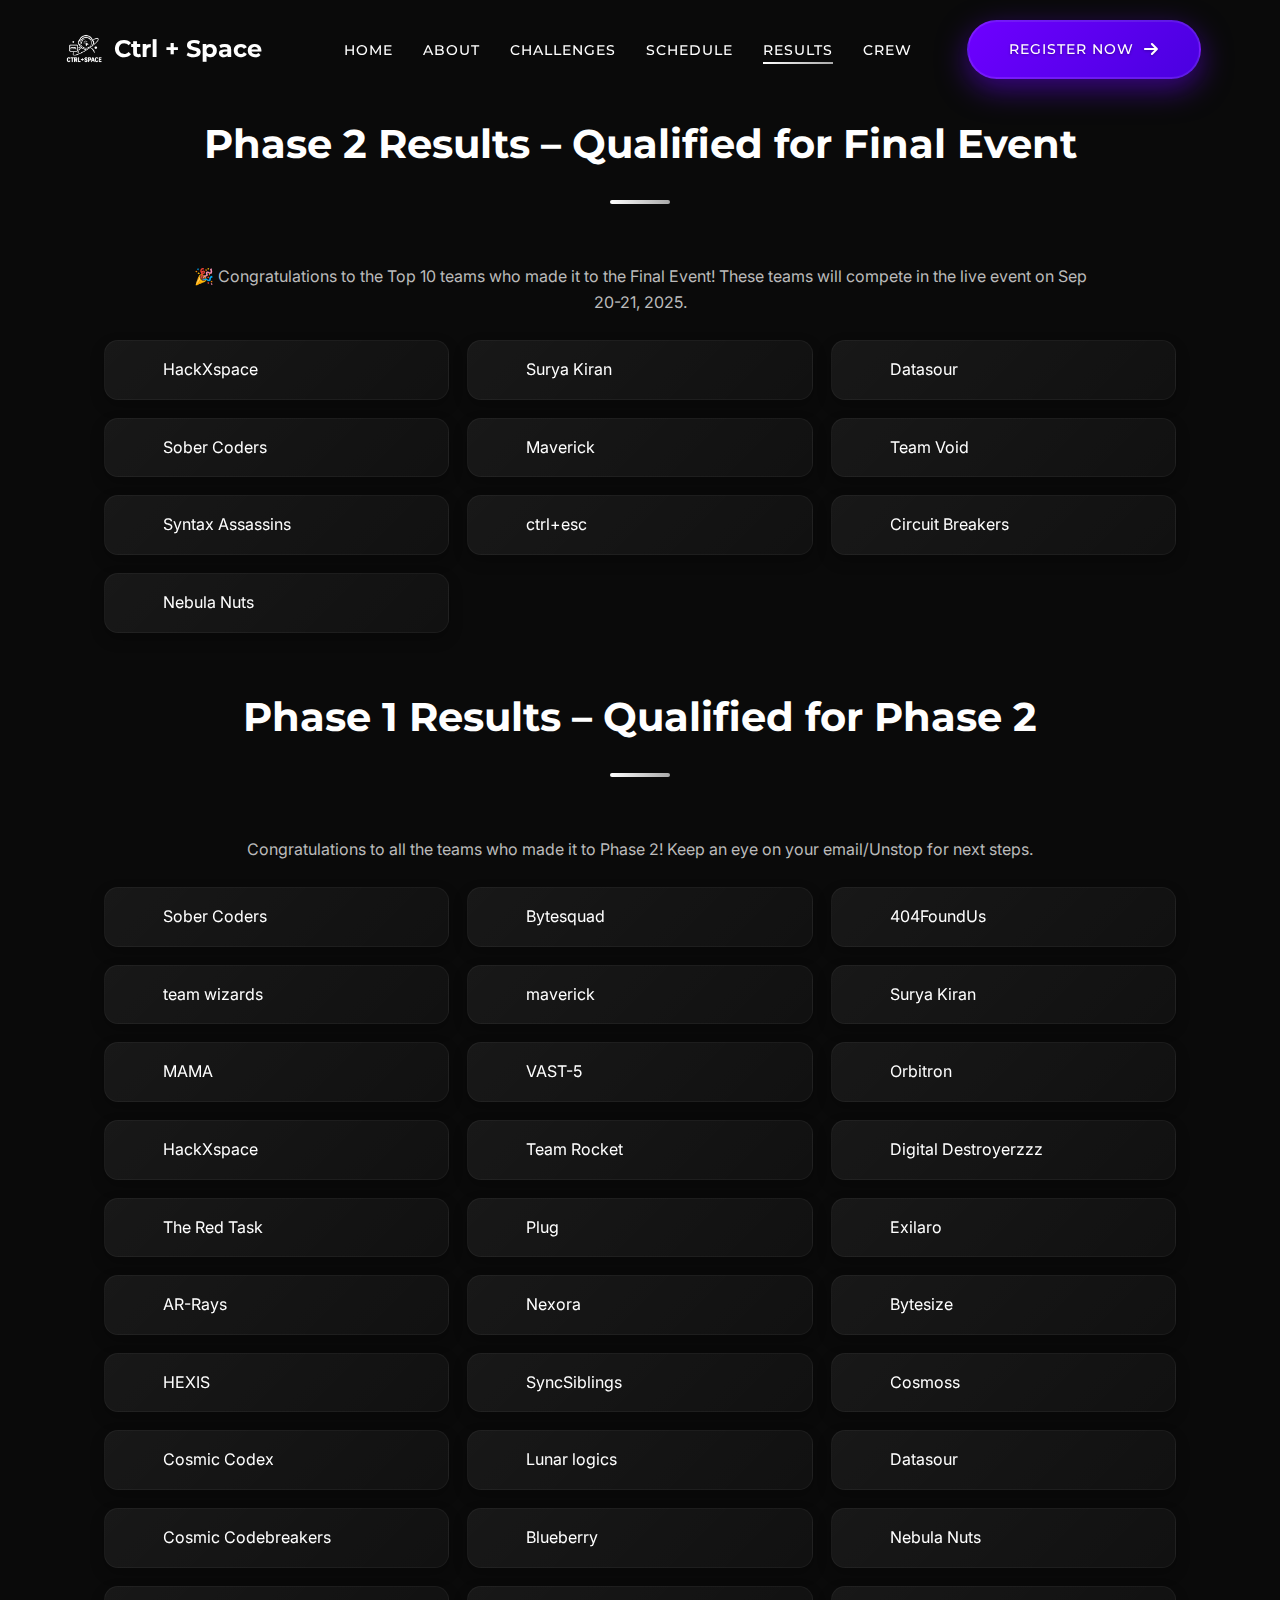
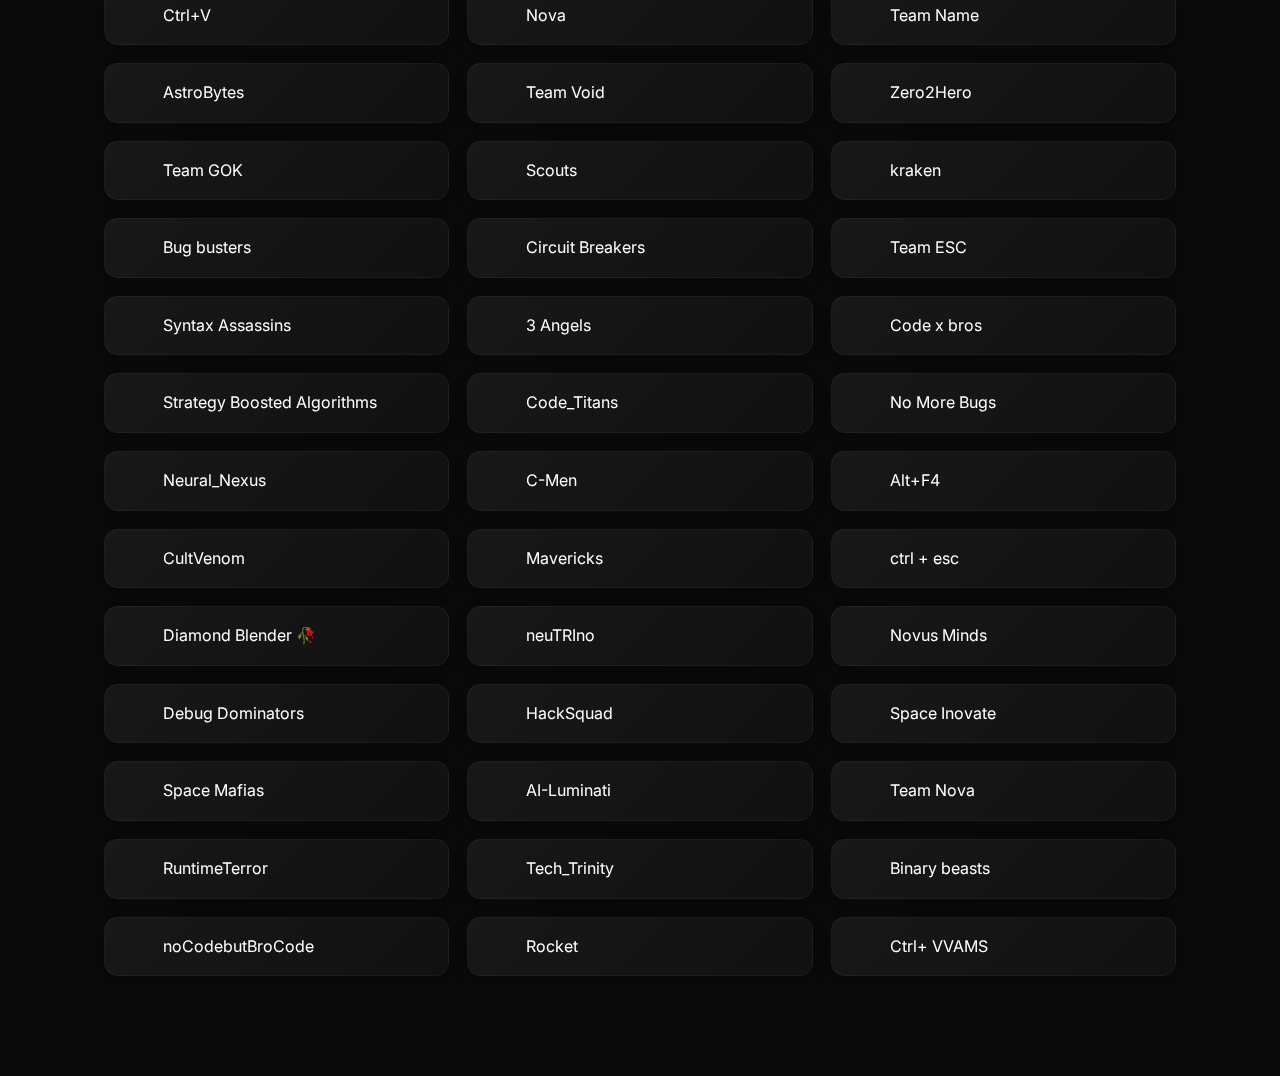
<file: results.html>
<!DOCTYPE html>
<html lang="en">
    <head>
        <meta charset="UTF-8">
        <meta name="viewport" content="width=device-width, initial-scale=1.0">
        <title>Hackathon Results • Ctrl + Space Hackathon</title>
        <link rel="icon" type="image/png" href="images/ctrl+space_new.png">
        <link rel="stylesheet" href="css/style.css">
        <link rel="stylesheet" href="https://cdnjs.cloudflare.com/ajax/libs/font-awesome/6.4.0/css/all.min.css">
        <link href="https://fonts.googleapis.com/css2?family=Montserrat:wght@300;400;500;600;700;800;900&family=Inter:wght@300;400;500;600;700&display=swap" rel="stylesheet">
    </head>
<body>
    <header>
        <nav>
            <div class="logo">
                <img src="images/ctrl+space_new.png" alt="Ctrl + Space Hackathon Logo">
                <span>Ctrl + Space</span>
            </div>
            <div class="nav-toggle">
                <div class="bar"></div>
                <div class="bar"></div>
                <div class="bar"></div>
            </div>
            <ul class="nav-links">
                <li><a href="index.html#home">Home</a></li>
                <li><a href="index.html#about">About</a></li>
                <li><a href="index.html#challenges">Challenges</a></li>
                <li><a href="index.html#schedule">Schedule</a></li>
                <li><a href="results.html" class="active">Results</a></li>
                <li><a href="index.html#crew">Crew</a></li>
                <li>
                    <a href="https://unstop.com/hackathons/ctrlspace-newton-school-of-technology-adypu-pune-1533848" target="_blank" class="register-btn">
                        <span>Register Now</span>
                        <i class="fas fa-arrow-right"></i>
                    </a>
                </li>
            </ul>
        </nav>
    </header>

    <main>
        <section class="results" style="padding-top: 120px;">
            <div class="container" style="flex-direction: column; align-items: stretch;">
                <!-- Phase 2 Results Section -->
                <div class="section-header">
                    <h2>Phase 2 Results – Qualified for Final Event</h2>
                    <div class="underline"></div>
                </div>
                <p class="results-note">🎉 Congratulations to the Top 10 teams who made it to the Final Event! These teams will compete in the live event on Sep 20-21, 2025.</p>
                <ul class="results-list">
                    <li>HackXspace</li>
                    <li>Surya Kiran</li>
                    <li>Datasour</li>
                    <li>Sober Coders</li>
                    <li>Maverick</li>
                    <li>Team Void</li>
                    <li>Syntax Assassins</li>
                    <li>ctrl+esc</li>
                    <li>Circuit Breakers</li>
                    <li>Nebula Nuts</li>
                </ul>
                
                <!-- Phase 1 Results Section -->
                <div class="section-header" style="margin-top: 60px;">
                    <h2>Phase 1 Results – Qualified for Phase 2</h2>
                    <div class="underline"></div>
                </div>
                <p class="results-note">Congratulations to all the teams who made it to Phase 2! Keep an eye on your email/Unstop for next steps.</p>
                <ul class="results-list">
                    <li>Sober Coders</li>
                    <li>Bytesquad</li>
                    <li>404FoundUs</li>
                    <li>team wizards</li>
                    <li>maverick</li>
                    <li>Surya Kiran</li>
                    <li>MAMA</li>
                    <li>VAST-5</li>
                    <li>Orbitron</li>
                    <li>HackXspace</li>
                    <li>Team Rocket</li>
                    <li>Digital Destroyerzzz</li>
                    <li>The Red Task</li>
                    <li>Plug</li>
                    <li>Exilaro</li>
                    <li>AR-Rays</li>
                    <li>Nexora</li>
                    <li>Bytesize</li>
                    <li>HEXIS</li>
                    <li>SyncSiblings</li>
                    <li>Cosmoss</li>
                    <li>Cosmic Codex</li>
                    <li>Lunar logics</li>
                    <li>Datasour</li>
                    <li>Cosmic Codebreakers</li>
                    <li>Blueberry</li>
                    <li>Nebula Nuts</li>
                    <li>Ctrl+V</li>
                    <li>Nova</li>
                    <li>Team Name</li>
                    <li>AstroBytes</li>
                    <li>Team Void</li>
                    <li>Zero2Hero</li>
                    <li>Team GOK</li>
                    <li>Scouts</li>
                    <li>kraken</li>
                    <li>Bug busters</li>
                    <li>Circuit Breakers</li>
                    <li>Team ESC</li>
                    <li>Syntax Assassins</li>
                    <li>3 Angels</li>
                    <li>Code x bros</li>
                    <li>Strategy Boosted Algorithms</li>
                    <li>Code_Titans</li>
                    <li>No More Bugs</li>
                    <li>Neural_Nexus</li>
                    <li>C-Men</li>
                    <li>Alt+F4</li>
                    <li>CultVenom</li>
                    <li>Mavericks</li>
                    <li>ctrl + esc</li>
                    <li>Diamond Blender 🥀</li>
                    <li>neuTRIno</li>
                    <li>Novus Minds</li>
                    <li>Debug Dominators</li>
                    <li>HackSquad</li>
                    <li>Space Inovate</li>
                    <li>Space Mafias</li>
                    <li>AI-Luminati</li>
                    <li>Team Nova</li>
                    <li>RuntimeTerror</li>
                    <li>Tech_Trinity</li>
                    <li>Binary beasts</li>
                    <li>noCodebutBroCode</li>
                    <li>Rocket</li>
                    <li>Ctrl+ VVAMS</li>

                </ul>
            </div>
        </section>
    </main>

    <script src="js/main.js"></script>
</body>
</html>
</file>
<file: css/style.css>
/* ===== GLOBAL STYLES ===== */
:root {
    --primary-color: #FFFFFF;
    --secondary-color: #AAAAAA;
    --accent-color: #DDDDDD;
    --dark-bg: #000000;
    --darker-bg: #0A0A0A;
    --light-text: #FFFFFF;
    --gray-text: #BBBBBB;
    --card-bg: rgba(20, 20, 20, 0.7);
    --glass-bg: rgba(30, 30, 30, 0.3);
    --glass-border: rgba(255, 255, 255, 0.042);
    --font-primary: 'Montserrat', sans-serif;
    --font-secondary: 'Inter', sans-serif;
    --transition-slow: 0.5s ease;
    --transition-medium: 0.3s ease;
    --transition-fast: 0.2s ease;
    --glow-shadow: 0 0 10px rgba(255, 255, 255, 0.5), 0 0 20px rgba(255, 255, 255, 0.3);
    
    /* Problem Statement Colors */
    --accent-blue: #4C9EFF;
    --accent-purple: #8B5CF6;
    --accent-green: #10B981;
    --problem-bg: rgba(15, 15, 25, 0.8);
    --problem-border: rgba(76, 158, 255, 0.3);
    --tag-bg: rgba(76, 158, 255, 0.15);
    --tag-text: var(--accent-blue);
}

* {
    margin: 0;
    padding: 0;
    box-sizing: border-box;
}

html {
    scroll-behavior: smooth;
    font-size: 16px;
}

body {
    font-family: var(--font-secondary);
    background-color: var(--dark-bg);
    color: var(--light-text);
    line-height: 1.6;
    overflow-x: hidden;
    position: relative;
}

.container {
    width: 90%;
    max-width: 1200px;
    margin: 0 auto;
    padding: 0 20px;
    position: relative;
    display: flex;
    align-items: center;
}

/* ===== LOADING SCREEN ===== */
.loading-screen {
    position: fixed;
    top: 0;
    left: 0;
    width: 100%;
    height: 100vh;
    background-color: var(--dark-bg);
    display: flex;
    flex-direction: column;
    justify-content: center;
    align-items: center;
    z-index: 9999;
    overflow: hidden;
}

.loading-screen::before {
    content: '';
    position: absolute;
    top: 0;
    left: 0;
    width: 100%;
    height: 100%;
    background: transparent url('../images/stars.svg') repeat top center;
    animation: move-stars 200s linear infinite;
    opacity: 0.8;
    z-index: -1;
}

.loading-screen::after {
    content: '';
    position: absolute;
    top: 0;
    left: 0;
    width: 100%;
    height: 100%;
    background: transparent url('../images/stars2.svg') repeat top center;
    animation: move-stars 150s linear infinite;
    opacity: 0.6;
    z-index: -1;
}

.loading-content {
    position: relative;
    z-index: 2;
    text-align: center;
}

.loading-logos {
    display: flex;
    align-items: center;
    justify-content: center;
    margin-bottom: 40px;
    gap: 30px;
    flex-wrap: wrap;
}

.loading-logo {
    width: 100px;
    height: 100px;
    border-radius: 50%;
    background: linear-gradient(45deg, #6e00ff, #8a2be2, #00bfff);
    display: flex;
    align-items: center;
    justify-content: center;
    position: relative;
    animation: rotate-glow 3s ease-in-out infinite;
    box-shadow: 0 0 30px rgba(110, 0, 255, 0.5);
    flex-direction: column;
}

.loading-logo::before {
    content: '';
    position: absolute;
    top: -5px;
    left: -5px;
    right: -5px;
    bottom: -5px;
    background: linear-gradient(45deg, #040404, #1c1c1c, #1c1c1c, #171718);
    border-radius: 50%;
    z-index: -1;
    filter: blur(15px);
    animation: rotate-glow 3s ease-in-out infinite reverse;
}

.nst-logo {
    background: linear-gradient(45deg, #040404, #1c1c1c, #1c1c1c, #171718);
}

.nst-logo::before {
    background: linear-gradient(45deg, #040404, #1c1c1c, #1c1c1c, #171718);
}

.lnmiit-logo {
    background: linear-gradient(45deg, #040404, #1c1c1c, #1c1c1c, #171718);
   

}

.lnmiit-logo::before {
    background: linear-gradient(45deg, #040404, #1c1c1c, #1c1c1c, #171718);
}

.loading-logo img {
    width: 60px;
    height: 60px;
    
    object-fit: cover;
    margin-bottom: 5px;
    
}

.logo-text {
    font-size: 0.7rem;
    font-weight: 600;
    color: var(--light-text);
    text-transform: uppercase;
    letter-spacing: 1px;
    text-align: center;
    opacity: 0.9;
}

.loading-connector {
    display: flex;
    align-items: center;
    justify-content: center;
    width: 40px;
    height: 40px;
    background: rgba(255, 255, 255, 0.1);
    border-radius: 50%;
    border: 2px solid rgba(255, 255, 255, 0.2);
}

.connector-symbol {
    font-size: 1.5rem;
    color: var(--light-text);
    font-weight: 300;
    opacity: 0.8;
}


.loading-text {
    font-family: var(--font-primary);
    font-size: 2.5rem;
    font-weight: 700;
    text-transform: uppercase;
    letter-spacing: 3px;
    margin-bottom: 30px;
    position: relative;
}

.loading-text-part {
    display: inline-block;
    position: relative;
    margin: 0 10px;
}

.loading-text-part:first-child {
    color: #ffffff;
    text-shadow: 0 0 20px rgba(43, 43, 43, 0.8);
}

.loading-text-part:nth-child(2) {
    color: #ffffff;
    text-shadow: 0 0 20px rgba(36, 36, 36, 0.8);
    font-size: 1.5rem;
    vertical-align: middle;
    opacity: 0.8;
}

.loading-text-part:last-child {
    color: #ffffff;
    text-shadow: 0 0 20px rgba(43, 43, 43, 0.8);
}

.loading-text-char {
    display: inline-block;
    opacity: 0;
    transform: translateY(50px) rotateY(90deg);
}

.loading-subtitle {
    font-family: var(--font-secondary);
    font-size: 1.2rem;
    color: var(--gray-text);
    text-transform: uppercase;
    letter-spacing: 2px;
    margin-bottom: 40px;
    opacity: 0;
}

.loading-progress {
    width: 300px;
    height: 4px;
    background: rgba(255, 255, 255, 0.1);
    border-radius: 2px;
    overflow: hidden;
    position: relative;
    margin: 0 auto 20px auto;
}

.loading-bar {
    height: 100%;
    background: linear-gradient(90deg, #ffffff, #ffffff, #ffffff);
    border-radius: 2px;
    width: 80%;
    position: relative;
    box-shadow: 0 0 10px rgba(110, 0, 255, 0.6);
}

.loading-bar::after {
    content: '';
    position: absolute;
    top: 0;
    right: 0;
    width: 40px;
    height: 100%;
    background: linear-gradient(90deg, transparent, rgba(255, 255, 255, 0.4));
    animation: shine 2s infinite;
}

@keyframes shine {
    0% { transform: translateX(-40px); }
    100% { transform: translateX(340px); }
}

.loading-percentage {
    font-family: var(--font-primary);
    font-size: 0.9rem;
    color: var(--primary-color);
    font-weight: 600;
    opacity: 0;
}

.loading-particles {
    position: absolute;
    width: 100%;
    height: 100%;
    pointer-events: none;
    overflow: hidden;
}

.particle {
    position: absolute;
    width: 2px;
    height: 2px;
    background: rgba(255, 255, 255, 0.8);
    border-radius: 50%;
    animation: float-particle 12s infinite linear;
    opacity: 0.5;
    box-shadow: 0 0 4px rgba(255, 255, 255, 0.3);
}

.particle:nth-child(1) { left: 10%; animation-delay: 0s; }
.particle:nth-child(2) { left: 20%; animation-delay: 1s; }
.particle:nth-child(3) { left: 30%; animation-delay: 2s; }
.particle:nth-child(4) { left: 40%; animation-delay: 3s; }
.particle:nth-child(5) { left: 50%; animation-delay: 4s; }
.particle:nth-child(6) { left: 60%; animation-delay: 1.5s; }
.particle:nth-child(7) { left: 70%; animation-delay: 2.5s; }
.particle:nth-child(8) { left: 80%; animation-delay: 3.5s; }
.particle:nth-child(9) { left: 90%; animation-delay: 0.5s; }

@keyframes float-particle {
    0% {
        transform: translateY(100vh) rotate(0deg);
        opacity: 0;
    }
    10% {
        opacity: 0.7;
    }
    90% {
        opacity: 0.7;
    }
    100% {
        transform: translateY(-10vh) rotate(360deg);
        opacity: 0;
    }
}

/* Loading screen hide state */
.loading-screen.fade-out {
    animation: fadeOut 1s ease-out forwards;
}

@keyframes fadeOut {
    0% {
        opacity: 1;
        transform: scale(1);
    }
    100% {
        opacity: 0;
        transform: scale(1.1);
        pointer-events: none;
    }
}

section {
    padding: 100px 0;
    position: relative;
}

h1, h2, h3, h4, h5, h6 {
    font-family: var(--font-primary);
    margin-bottom: 1rem;
    line-height: 1.2;
    font-weight: 700;
}

h1 {
    font-size: 3.5rem;
}

h2 {
    font-size: 2.5rem;
    margin-bottom: 2rem;
}

h3 {
    font-size: 1.5rem;
    margin-bottom: 1rem;
}

p {
    margin-bottom: 1.5rem;
    color: var(--gray-text);
}

a {
    text-decoration: none;
    color: var(--light-text);
    transition: color var(--transition-fast);
}

a:hover {
    color: var(--secondary-color);
}

ul {
    list-style: none;
}

img {
    max-width: 100%;
    height: auto;
}

/* ===== PHASE 1 RESULTS ===== */
.results {
    background-color: var(--darker-bg);
}

.results .results-note {
    text-align: center;
    color: var(--gray-text);
    margin: 0 auto 25px auto;
    max-width: 900px;
}

.results-list {
    display: grid;
    grid-template-columns: repeat(auto-fit, minmax(260px, 1fr));
    gap: 18px;
    margin: 0 20px;
}

.results-list li {
    position: relative;
    background: linear-gradient(135deg, rgba(255,255,255,0.06), rgba(255,255,255,0.03));
    border: 1px solid var(--glass-border);
    backdrop-filter: blur(10px);
    border-radius: 14px;
    padding: 16px 16px 16px 58px;
    color: var(--light-text);
    transition: transform var(--transition-medium), box-shadow var(--transition-medium), border-color var(--transition-medium);
    box-shadow: 0 6px 14px rgba(0,0,0,0.25);
}

.results-list li:hover {
    transform: translateY(-5px);
    box-shadow: 0 14px 28px rgba(0,0,0,0.3);
    border-color: rgba(255,255,255,0.15);
}

/* Number badge */
.results-list ol::before {
    counter-increment: team;
    content: counter(team);
    position: absolute;
    left: 14px;
    top: 50%;
    transform: translateY(-50%);
    width: 34px;
    height: 34px;
    border-radius: 10px;
    display: flex;
    align-items: center;
    justify-content: center;
    font-weight: 700;
    font-family: var(--font-primary);
    color: var(--darker-bg);
    background: linear-gradient(135deg, #ffffff, #d9d9d9);
    box-shadow: inset 0 0 8px rgba(0,0,0,0.1), 0 6px 12px rgba(0,0,0,0.25);
}

.results-list {
    counter-reset: team;
}

@media (max-width: 576px) {
    .results-list {
        grid-template-columns: 1fr;
    }
}

.btn {
    display: inline-block;
    padding: 12px 30px;
    border-radius: 5px;
    font-family: var(--font-primary);
    font-weight: 600;
    text-transform: uppercase;
    letter-spacing: 1px;
    transition: all var(--transition-medium);
    cursor: pointer;
    position: relative;
    overflow: hidden;
    z-index: 1;
}

.primary-btn {
    background: var(--primary-color);
    color: var(--dark-bg);
    border: none;
    box-shadow: var(--glow-shadow);
}

.primary-btn:hover {
    transform: translateY(-3px);
    box-shadow: 0 7px 20px rgba(255, 255, 255, 0.4);
    color: var(--dark-bg);
}

.secondary-btn {
    background: transparent;
    color: var(--light-text);
    border: 2px solid var(--primary-color);
}

.secondary-btn:hover {
    background-color: var(--primary-color);
    color: var(--dark-bg);
    transform: translateY(-3px);
}

.section-header {
    text-align: center;
    margin-bottom: 60px;
}

.underline {
    height: 4px;
    width: 60px;
    background: linear-gradient(to right, var(--primary-color), var(--secondary-color));
    margin: 0 auto;
    border-radius: 2px;
}

/* ===== STARS BACKGROUND ===== */
.stars-container {
    position: fixed;
    top: 0;
    left: 0;
    width: 100%;
    height: 100%;
    overflow: hidden;
    z-index: -1;
}

#stars, #stars2, #stars3 {
    position: absolute;
    top: 0;
    left: 0;
    width: 100%;
    height: 100%;
    z-index: -1;
}

#stars {
    background: transparent url('../images/stars.svg') repeat top center;
    animation: move-stars 200s linear infinite;
}

#stars2 {
    background: transparent url('../images/stars2.svg') repeat top center;
    animation: move-stars 150s linear infinite;
}

#stars3 {
    background: transparent url('../images/stars3.svg') repeat top center;
    animation: move-stars 100s linear infinite;
}

@keyframes move-stars {
    from {
        background-position: 0 0;
    }
    to {
        background-position: 10000px 5000px;
    }
}

/* ===== HEADER & NAVIGATION ===== */
header {
    position: fixed;
    top: 0;
    left: 0;
    width: 100%;
    z-index: 1000;
    padding: 20px 0;
    transition: all var(--transition-medium);
}

header.scrolled {
    background-color: rgba(10, 10, 26, 0.9);
    backdrop-filter: blur(10px);
    box-shadow: 0 5px 20px rgba(0, 0, 0, 0.3);
    padding: 15px 0;
}

nav {
    display: flex;
    justify-content: space-between;
    align-items: center;
    width: 90%;
    max-width: 1200px;
    margin: 0 auto;
}

.logo {
    display: flex;
    align-items: center;
    font-family: var(--font-primary);
    font-weight: 700;
    font-size: 1.5rem;
    color: var(--light-text);
}

.logo img {
    height: 40px;
    width: auto;
    max-width: 100%;
    margin-right: 10px;
    display: block;
}

.nav-links {
    display: flex;
    align-items: center;
}

.nav-links li {
    margin: 0 15px;
}

.nav-links a {
    font-family: var(--font-primary);
    font-size: 0.9rem;
    font-weight: 500;
    text-transform: uppercase;
    letter-spacing: 1px;
    position: relative;
}

.nav-links a::after {
    content: '';
    position: absolute;
    bottom: -5px;
    left: 0;
    width: 0;
    height: 2px;
    background: linear-gradient(to right, var(--primary-color), var(--secondary-color));
    transition: width var(--transition-medium);
}

.nav-links a:hover::after,
.nav-links a.active::after {
    width: 100%;
}

.register-btn {
    background: linear-gradient(135deg, #6e00ff 0%, #4a00e0 100%);
    color: white;
    padding: 16px 40px;
    border-radius: 50px;
    margin-left: 25px;
    font-weight: 700;
    text-transform: uppercase;
    letter-spacing: 1.2px;
    font-size: 1rem;
    border: none;
    cursor: pointer;
    transition: all 0.3s cubic-bezier(0.25, 0.8, 0.25, 1);
    display: inline-flex;
    align-items: center;
    justify-content: center;
    position: relative;
    overflow: hidden;
    min-width: 180px;
    box-shadow: 0 10px 30px rgba(106, 0, 255, 0.5);
    text-decoration: none;
    text-shadow: 0 1px 3px rgba(0, 0, 0, 0.3);
    border: 2px solid rgba(255, 255, 255, 0.1);
}

.register-btn i {
    margin-left: 10px;
    transition: all 0.3s ease;
    font-size: 1.1em;
}

.register-btn:hover {
    transform: translateY(-3px) scale(1.03);
    box-shadow: 0 20px 40px rgba(106, 0, 255, 0.6);
    background: linear-gradient(135deg, #7a1cff 0%, #5c13d4 100%);
    border-color: rgba(255, 255, 255, 0.2);
}

.register-btn:active {
    transform: translateY(1px) scale(0.98);
    box-shadow: 0 5px 15px rgba(106, 0, 255, 0.4);
}

.register-btn::before {
    content: '';
    position: absolute;
    top: 0;
    left: -100%;
    width: 100%;
    height: 100%;
    background: linear-gradient(90deg, transparent, rgba(255, 255, 255, 0.3), transparent);
    transition: 0.6s;
}

.register-btn:hover::before {
    left: 100%;
}

/* Add a subtle pulse animation */
@keyframes pulse {
    0% { box-shadow: 0 0 0 0 rgba(106, 0, 255, 0.7); }
    70% { box-shadow: 0 0 0 12px rgba(106, 0, 255, 0); }
    100% { box-shadow: 0 0 0 0 rgba(106, 0, 255, 0); }
}

.register-btn {
    animation: pulse 2s infinite;
}

/* Hover effect for the arrow */
.register-btn:hover i {
    transform: translateX(5px);
}

/* Responsive adjustments */
@media (max-width: 768px) {
    .register-btn {
        padding: 14px 30px;
        font-size: 0.95rem;
        margin: 15px auto;
        width: 100%;
        max-width: 280px;
        display: flex;
    }
    
    .pdf-download-btn {
        padding: 0.75rem 1.25rem;
        font-size: 0.9rem;
        gap: 0.5rem;
    }
    
    .pdf-download-btn i {
        font-size: 1.1em;
    }
}

.nav-toggle {
    display: none;
    flex-direction: column;
    cursor: pointer;
}

.bar {
    width: 25px;
    height: 3px;
    background-color: var(--light-text);
    margin: 3px 0;
    transition: all var(--transition-medium);
    border-radius: 2px;
}

/* ===== HERO SECTION ===== */
.hero {
    height: 100vh;
    display: flex;
    align-items: center;
    position: relative;
    overflow: hidden;
    padding-top: 80px;
}

.hero .container {
    display: flex;
    align-items: center;
    position: relative;
}

.hero-content {
    flex: 1;
    width: 50%;
    margin-right: 45%;
    z-index: 2;
    padding-left: 5%;
}

.hero h1 {
    margin-bottom: 20px;
    position: relative;
}

.glitch {
    position: relative;
    color: var(--light-text);
    text-shadow: 0 0 10px rgba(110, 0, 255, 0.3);
}

.glitch::before,
.glitch::after {
    content: attr(data-text);
    position: absolute;
    top: 0;
    left: 0;
    width: 100%;
    height: 100%;
    opacity: 0.8;
}

.glitch::before {
    color: #FFFFFF;
    z-index: -1;
    animation: glitch-effect 3s infinite;
}

.glitch::after {
    color: #AAAAAA;
    z-index: -2;
    animation: glitch-effect 2s infinite reverse;
}

@keyframes glitch-effect {
    0% {
        transform: translate(0);
    }
    20% {
        transform: translate(-3px, 3px);
    }
    40% {
        transform: translate(-3px, -3px);
    }
    60% {
        transform: translate(3px, 3px);
    }
    80% {
        transform: translate(3px, -3px);
    }
    100% {
        transform: translate(0);
    }
}

.subtitle {
    font-size: 1.5rem;
    margin-bottom: 10px;
    color: var(--light-text);
    font-family: var(--font-primary);
}

.collage-name {
    font-size: 1.3rem;
    margin-bottom: 10px;
    color: var(--primary-color);
    font-weight: 700;
    letter-spacing: 1px;
    font-family: var(--font-primary);
    display: inline-block;
    padding: 5px 10px;
    border: 1px solid var(--primary-color);
    border-radius: 4px;
    background-color: rgba(255, 255, 255, 0.05);
}

.date {
    font-size: 1.2rem;
    margin-bottom: 30px;
    color: var(--gray-text);
}

.results-cta {
    display: inline-block;
    margin: 8px 0 56px 0;
    padding: 12px 22px;
    border-radius: 30px;
    background: linear-gradient(135deg, #ffffff, #dcdcdc);
    color: #000;
    font-family: var(--font-primary);
    font-weight: 700;
    text-transform: uppercase;
    letter-spacing: 1px;
    border: 2px solid rgba(255,255,255,0.2);
    box-shadow: 0 10px 30px rgba(255,255,255,0.25);
    transition: transform var(--transition-medium), box-shadow var(--transition-medium);
}

.results-cta:hover {
    transform: translateY(-3px);
    box-shadow: 0 18px 40px rgba(255,255,255,0.35);
}

.countdown {
    display: flex;
    margin-bottom: 40px;
}

.countdown-item {
    display: flex;
    flex-direction: column;
    align-items: center;
    margin-right: 30px;
}

.countdown-item span:first-child {
    font-size: 2.5rem;
    font-weight: 700;
    font-family: var(--font-primary);
    color: var(--primary-color);
}

.countdown-item span:last-child {
    font-size: 0.9rem;
    color: var(--gray-text);
    text-transform: uppercase;
    letter-spacing: 1px;
}

.hero-buttons {
    display: flex;
    gap: 20px;
}

.hero-image {
    flex: 1;
    display: flex;
    justify-content: flex-end;
    align-items: center;
    z-index: 1;
    position: absolute;
    right: 0;
    left: 68%;
    top: 50%;
    transform: translateY(-50%);
    width: 45%;
}

.hero-image img {
    max-width: 100%;
    animation: float 6s ease-in-out infinite;
    margin-right: 0;
}

@keyframes float {
    0% {
        transform: translateY(0px);
    }
    50% {
        transform: translateY(-20px);
    }
    100% {
        transform: translateY(0px);
    }
}

.scroll-indicator {
    position: absolute;
    bottom: 30px;
    left: 50%;
    transform: translateX(-50%);
    display: flex;
    flex-direction: column;
    align-items: center;
    animation: fadeInUp 2s ease infinite;
}

.mouse {
    width: 30px;
    height: 50px;
    border: 2px solid var(--gray-text);
    border-radius: 20px;
    position: relative;
}

.wheel {
    width: 6px;
    height: 6px;
    background-color: var(--light-text);
    border-radius: 50%;
    position: absolute;
    top: 10px;
    left: 50%;
    transform: translateX(-50%);
    animation: scroll 1.5s ease infinite;
}

.scroll-arrow {
    width: 10px;
    height: 10px;
    border-right: 2px solid var(--gray-text);
    border-bottom: 2px solid var(--gray-text);
    transform: rotate(45deg);
    margin-top: 10px;
}

@keyframes scroll {
    0% {
        opacity: 1;
        transform: translateX(-50%) translateY(0);
    }
    100% {
        opacity: 0;
        transform: translateX(-50%) translateY(20px);
    }
}

@keyframes fadeInUp {
    0% {
        opacity: 0;
        transform: translate(-50%, 20px);
    }
    100% {
        opacity: 1;
        transform: translate(-50%, 0);
    }
}

/* ===== ABOUT SECTION ===== */
.about {
    background-color: var(--darker-bg);
    position: relative;
    overflow: hidden;
    padding: 100px 0;

}

.about-content {
    display: flex;
    align-items: center;
    gap: 100px;
    margin-left: 20px;
}

.about-text {
    flex: 1;

}

.about-image {
    flex: 1;
    display: flex;
    justify-content: center;
}

.about-image img {
    max-width: 100%;
    border-radius: 10px;
    box-shadow: 0 10px 30px rgba(0, 0, 0, 0.3);
}

.stats {
    display: flex;
    justify-content: space-between;
    margin-top: 40px;
}

.stat-item {
    text-align: center;
}

.stat-number {
    font-size: 2.5rem;
    font-weight: 700;
    font-family: var(--font-primary);
    color: var(--primary-color);
    display: block;
    margin-bottom: 5px;
}

.stat-label {
    font-size: 0.9rem;
    color: var(--gray-text);
    text-transform: uppercase;
    letter-spacing: 1px;
}

/* ===== CHALLENGES SECTION ===== */
.challenges {
    position: relative;
    overflow: hidden;
}

.challenges-grid {
    display: grid;
    grid-template-columns: repeat(auto-fill, minmax(300px, 1fr));
    gap: 30px;
    margin: 0 20px;
}

.challenge-card {
    background-color: var(--card-bg);
    border-radius: 10px;
    padding: 30px;
    transition: transform var(--transition-medium), box-shadow var(--transition-medium);
    border: 1px solid var(--glass-border);
    backdrop-filter: blur(10px);
    position: relative;
    overflow: hidden;
}

.challenge-card::before {
    content: '';
    position: absolute;
    top: 0;
    left: 0;
    width: 100%;
    height: 100%;
    background: var(--primary-color);
    opacity: 0;
    z-index: -1;
    transition: opacity var(--transition-medium);
}

.challenge-card:hover {
    transform: translateY(-10px);
    box-shadow: 0 15px 30px rgba(0, 0, 0, 0.3);
}

.challenge-card:hover::before {
    opacity: 0.1;
}

.challenge-icon {
    font-size: 2.5rem;
    margin-bottom: 20px;
    color: var(--primary-color);
}

.challenge-card h3 {
    margin-bottom: 15px;
    color: var(--light-text);
}

.challenge-card p {
    color: var(--gray-text);
    margin-bottom: 0;
}

/* ===== SCHEDULE SECTION ===== */
.schedule {
    background-color: var(--darker-bg);
    position: relative;
    overflow: hidden;
}

.schedule-header {
    display: flex;
    justify-content: space-between;
    align-items: center;
    margin-bottom: 60px;
    gap: 40px;
}

.schedule-title {
    flex: 1;
    text-align: left;
}

.schedule-title h2 {
    text-align: left;
    margin-bottom: 15px;
}

.schedule-title .underline {
    margin: 0;
    margin-left: 0;
}

.pdf-download-section {
    margin-top: 1.5rem;
}

.pdf-download-btn {
    display: inline-flex;
    align-items: center;
    gap: 0.75rem;
    padding: 0.875rem 1.5rem;
    background: linear-gradient(135deg, #dc2626, #b91c1c);
    color: white;
    text-decoration: none;
    border-radius: 12px;
    font-weight: 600;
    font-size: 0.95rem;
    transition: all var(--transition-medium);
    border: 2px solid transparent;
    box-shadow: 0 4px 15px rgba(220, 38, 38, 0.3);
}

.pdf-download-btn:hover {
    background: linear-gradient(135deg, #b91c1c, #991b1b);
    transform: translateY(-2px);
    box-shadow: 0 8px 25px rgba(220, 38, 38, 0.4);
    border-color: rgba(255, 255, 255, 0.2);
}

.pdf-download-btn i {
    font-size: 1.2em;
    color: #fef2f2;
}

.pdf-download-btn span {
    color: white;
}

.schedule-rocket {
    flex-shrink: 0;
    display: flex;
    justify-content: center;
    align-items: center;
    position: relative;
}

.rocket-3d {
    width: 200px;
    height: 400px;
    display: flex;
    flex-direction: column;
    justify-content: center;
    align-items: center;
    position: relative;
    filter: drop-shadow(0 10px 40px rgba(255, 255, 255, 0.3)) 
            drop-shadow(0 0 30px rgba(0, 162, 255, 0.2));
    animation: rocketFloat 4s ease-in-out infinite;
    transition: all 0.5s cubic-bezier(0.25, 0.46, 0.45, 0.94);
    cursor: pointer;
    transform-style: preserve-3d;
}

.rocket-image {
    width: 100%;
    height: auto;
    max-height: 350px;
    filter: contrast(1.1) brightness(1.1) saturate(1.2) drop-shadow(0 0 20px rgba(255, 107, 53, 0.3));
    transition: all 0.3s ease;
    cursor: pointer;
    border-radius: 8px;
}

.rocket-3d:hover .rocket-image {
    filter: contrast(1.2) brightness(1.2) saturate(1.3) drop-shadow(0 0 30px rgba(255, 107, 53, 0.6));
    transform: scale(1.05);
}

.rocket-3d:hover {
    transform: translateY(-20px) rotateX(-10deg) scale(1.05);
    filter: drop-shadow(0 15px 50px rgba(255, 255, 255, 0.4)) 
            drop-shadow(0 0 40px rgba(0, 162, 255, 0.3))
            drop-shadow(0 0 20px rgba(255, 107, 53, 0.4));
}



.rocket-exhaust {
    position: absolute;
    bottom: -30px;
    left: 50%;
    transform: translateX(-50%);
    width: 50px;
    height: 80px;
    background: linear-gradient(
        0deg,
        rgba(255, 69, 0, 0.95) 0%,
        rgba(255, 140, 0, 0.85) 25%,
        rgba(255, 215, 0, 0.75) 50%,
        rgba(255, 255, 255, 0.6) 75%,
        transparent 100%
    );
    border-radius: 50% 50% 50% 50% / 60% 60% 40% 40%;
    opacity: 0;
    animation: flameFlicker 0.08s infinite alternate;
    box-shadow: 0 0 30px rgba(255, 140, 0, 0.6),
                0 0 60px rgba(255, 69, 0, 0.4),
                inset 0 0 20px rgba(255, 255, 255, 0.3);
}

.rocket-launching {
    animation: rocketLaunch 5s cubic-bezier(0.25, 0.46, 0.45, 0.94) forwards !important;
}

.rocket-launching .rocket-exhaust {
    opacity: 1;
    animation: flameFlicker 0.08s infinite alternate, exhaustGrow 5s ease-out forwards;
}

.rocket-launching .rocket-image {
    filter: brightness(1.3) saturate(1.4) contrast(1.2);
}

@keyframes rocketFloat {
    0%, 100% {
        transform: translateY(0px) rotateZ(0deg);
    }
    25% {
        transform: translateY(-8px) rotateZ(1deg);
    }
    50% {
        transform: translateY(-15px) rotateZ(0deg);
    }
    75% {
        transform: translateY(-8px) rotateZ(-1deg);
    }
}

@keyframes rocketLaunch {
    0% {
        transform: translateY(0px) scale(1) rotateZ(0deg);
        opacity: 1;
    }
    20% {
        transform: translateY(-100px) scale(0.95) rotateZ(-5deg);
        opacity: 0.95;
    }
    40% {
        transform: translateY(-300px) scale(0.85) rotateZ(2deg);
        opacity: 0.9;
    }
    70% {
        transform: translateY(-600px) scale(0.6) rotateZ(-1deg);
        opacity: 0.7;
    }
    100% {
        transform: translateY(-1000px) scale(0.2) rotateZ(0deg);
        opacity: 0;
    }
}

@keyframes flameFlicker {
    0% {
        transform: translateX(-50%) scaleY(0.8) scaleX(0.9);
        opacity: 0.8;
    }
    50% {
        transform: translateX(-50%) scaleY(1.1) scaleX(1.2);
        opacity: 1;
    }
    100% {
        transform: translateX(-50%) scaleY(1.3) scaleX(0.8);
        opacity: 0.9;
    }
}

@keyframes exhaustGrow {
    0% {
        height: 80px;
        width: 50px;
        bottom: -30px;
    }
    30% {
        height: 150px;
        width: 70px;
        bottom: -50px;
    }
    60% {
        height: 220px;
        width: 90px;
        bottom: -70px;
    }
    100% {
        height: 300px;
        width: 120px;
        bottom: -90px;
    }
}

.rocket-3d svg {
    width: 100%;
    height: 100%;
    filter: drop-shadow(0 0 20px rgba(255, 107, 53, 0.3));
}

.timeline {
    position: relative;
    max-width: 800px;
    margin: 0 auto;
}

.timeline::before {
    content: '';
    position: absolute;
    top: 0;
    left: 50%;
    transform: translateX(-50%);
    width: 2px;
    height: 100%;
    background: var(--primary-color);
}

.timeline-item {
    position: relative;
    margin-bottom: 50px;
}

.timeline-dot {
    position: absolute;
    top: 0;
    left: 50%;
    transform: translateX(-50%);
    width: 20px;
    height: 20px;
    border-radius: 50%;
    background: var(--primary-color);
    box-shadow: var(--glow-shadow);
    z-index: 2;
}

.timeline-date {
    position: absolute;
    top: 0;
    left: 0;
    width: 45%;
    text-align: right;
    padding-right: 35px;
    font-family: var(--font-primary);
    font-weight: 600;
    color: var(--primary-color);
}

.timeline-content {
    position: relative;
    left: 55%;
    width: 45%;
    padding: 25px;
    background-color: var(--glass-border);
    border-radius: 12px;
    border: 1px solid var(--glass-border);
    backdrop-filter: blur(10px);
    min-height: 120px;
}

.timeline-content h3 {
    margin-bottom: 10px;
    color: var(--light-text);
}

.timeline-content p {
    margin-bottom: 10px;
    color: var(--gray-text);
}

.timeline-content p:first-of-type {
    font-weight: 600;
    color: var(--light-text);
}


/* ===== SPONSORS SECTION ===== */
.sponsors {
    position: relative;
    overflow: hidden;
}

.sponsors-content {
    text-align: center;
}

.sponsors-content > p {
    max-width: 700px;
    margin: 0 auto 50px;
}

.sponsors-grid {
    display: flex;
    flex-direction: column;
    gap: 50px;
    margin-bottom: 60px;
}

.sponsor-tier h3 {
    margin-bottom: 30px;
    color: var(--light-text);
}

.sponsor-logos {
    display: flex;
    justify-content: center;
    flex-wrap: wrap;
    gap: 30px;
}

.sponsor-logo {
    background-color: var(--card-bg);
    border-radius: 10px;
    padding: 20px;
    display: flex;
    justify-content: center;
    align-items: center;
    transition: transform var(--transition-medium), box-shadow var(--transition-medium);
    border: 1px solid var(--glass-border);
}

.sponsor-logo:hover {
    transform: translateY(-5px);
    box-shadow: 0 10px 20px rgba(0, 0, 0, 0.2);
}

.platinum .sponsor-logo {
    width: 250px;
    height: 150px;
}

.gold .sponsor-logo {
    width: 200px;
    height: 120px;
}

.silver .sponsor-logo {
    width: 150px;
    height: 100px;
}

.become-sponsor {
    background-color: var(--card-bg);
    border-radius: 10px;
    padding: 40px;
    text-align: center;
    max-width: 800px;
    margin: 0 auto;
    border: 1px solid var(--glass-border);
    backdrop-filter: blur(10px);
}

.become-sponsor h3 {
    margin-bottom: 15px;
    color: var(--light-text);
}

.become-sponsor p {
    margin-bottom: 30px;
    color: var(--gray-text);
}

/* ===== CREW SECTION ===== */
.crew {
    background-color: var(--darker-bg);
    position: relative;
    overflow: hidden;
    padding: 100px 0;
}

.crew-container {
    max-width: 1200px;
    margin: 0 auto;
    padding: 0 20px;
    width: 100%;
}

.crew-header {
    text-align: center;
    margin-bottom: 80px;
    width: 100%;
}

.crew-header h2 {
    color: var(--light-text);
    font-size: 3rem;
    margin-bottom: 20px;
    font-weight: 700;
}

.crew-underline {
    height: 4px;
    width: 80px;
    background: linear-gradient(to right, var(--primary-color), var(--secondary-color));
    margin: 0 auto;
    border-radius: 2px;
}

.crew-list {
    display: grid;
    grid-template-columns: repeat(auto-fit, minmax(350px, 1fr));
    gap: 30px;
    max-width: 1200px;
    margin: 0 auto;
    width: 100%;
}

.crew-item {
    display: flex;
    align-items: center;
    background-color: var(--card-bg);
    border-radius: 15px;
    padding: 25px;
    border: 1px solid var(--glass-border);
    backdrop-filter: blur(10px);
    transition: all var(--transition-medium);
    width: 100%;
    min-height: 120px;
    box-shadow: 0 4px 10px rgba(0, 0, 0, 0.1);
}

.crew-item:hover {
    transform: translateY(-5px);
    box-shadow: 0 10px 25px rgba(0, 0, 0, 0.3);
}

.crew-avatar {
    width: 80px;
    height: 80px;
    border-radius: 50%;
    overflow: hidden;
    border: 3px solid var(--primary-color);
    margin-right: 20px;
    flex-shrink: 0;
}

.crew-avatar img {
    width: 100%;
    height: 100%;
    object-fit: cover;
    filter: grayscale(100%);
    transition: filter var(--transition-medium);
}

.crew-item:hover .crew-avatar img {
    filter: grayscale(0%);
}

.crew-info {
    flex: 1;
}

.crew-info h3 {
    color: var(--light-text);
    font-size: 1.2rem;
    margin-bottom: 5px;
    font-weight: 600;
}

.crew-role {
    color: var(--primary-color);
    font-size: 0.9rem;
    margin-bottom: 10px;
    font-weight: 500;
}

.crew-social {
    display: flex;
    gap: 12px;
}

.crew-social .social-link {
    color: var(--light-text);
    font-size: 1rem;
    transition: color var(--transition-medium);
}

.crew-social .social-link:hover {
    color: var(--primary-color);
}

/* ===== FAQ SECTION ===== */
.faq {
    background-color: var(--darker-bg);
    padding: 100px 0;
    position: relative;
    overflow: hidden;
}

.faq .section-header {
    margin-bottom: 80px;
}

.faq .section-header h2 {
    font-size: 3rem;
    font-weight: 700;
    color: var(--light-text);
    margin-bottom: 20px;
    text-align: center;
}

.faq-grid {
    display: flex;
    flex-direction: column;
    gap: 20px;
    max-width: 800px;
    margin: 0 auto;
}

.faq-item {
    background-color: var(--card-bg);
    border-radius: 10px;
    overflow: hidden;
    border: 1px solid var(--glass-border);
    transition: all var(--transition-medium);
    margin-bottom: 5px;
}

.faq-item:hover {
    box-shadow: 0 10px 20px rgba(0, 0, 0, 0.2);
    border-color: rgba(255, 255, 255, 0.2);
}

.faq-question {
    padding: 20px;
    display: flex;
    justify-content: space-between;
    align-items: center;
    cursor: pointer;
    transition: background-color var(--transition-fast);
}

.faq-question:hover {
    background-color: rgba(255, 255, 255, 0.03);
}

.faq-question h3 {
    margin-bottom: 0;
    font-size: 1.2rem;
    color: var(--light-text);
    flex: 1;
    padding-right: 20px;
}

.faq-toggle {
    color: var(--primary-color);
    font-size: 1.2rem;
    transition: all var(--transition-medium);
    display: flex;
    align-items: center;
    justify-content: center;
    width: 30px;
    height: 30px;
    border-radius: 50%;
    background-color: rgba(255, 255, 255, 0.05);
}

.faq-toggle.active {
    transform: rotate(45deg);
    background-color: var(--primary-color);
    color: var(--darker-bg);
}

.faq-answer {
    max-height: 0;
    overflow: hidden;
    transition: all 0.4s ease-out;
    padding: 0 20px;
}

.faq-answer.active {
    max-height: 300px;
    padding: 0 20px 20px;
}

.faq-answer p {
    color: var(--gray-text);
    line-height: 1.6;
    margin: 0;
    padding-top: 10px;
}

/* ===== REGISTER SECTION ===== */
.register {
    position: relative;
    overflow: hidden;
}

.register-content {
    display: flex;
    gap: 50px;
    align-items: center;
}

.register-text {
    flex: 1;
}

.register-benefits {
    margin-top: 30px;
}

.register-benefits li {
    margin-bottom: 15px;
    display: flex;
    align-items: center;
    color: var(--gray-text);
}

.register-benefits i {
    color: var(--primary-color);
    margin-right: 10px;
}

.register-form {
    flex: 1;
    background-color: var(--card-bg);
    border-radius: 10px;
    padding: 40px;
    border: 1px solid var(--glass-border);
    backdrop-filter: blur(10px);
}

.form-group {
    margin-bottom: 20px;
}

label {
    display: block;
    margin-bottom: 8px;
    font-weight: 500;
    color: var(--light-text);
}

input, select, textarea {
    width: 100%;
    padding: 12px 15px;
    background-color: rgba(255, 255, 255, 0.05);
    border: 1px solid var(--glass-border);
    border-radius: 5px;
    color: var(--light-text);
    font-family: var(--font-secondary);
    font-size: 1rem;
    transition: border-color var(--transition-fast);
}

input:focus, select:focus, textarea:focus {
    outline: none;
    border-color: var(--primary-color);
    box-shadow: 0 0 0 2px rgba(255, 255, 255, 0.2);
}

.checkbox-group {
    display: flex;
    align-items: center;
}

.checkbox-group input {
    width: auto;
    margin-right: 10px;
}

.checkbox-group label {
    margin-bottom: 0;
}

button[type="submit"] {
    width: 100%;
    margin-top: 10px;
    cursor: pointer;
    border: none;
    font-family: var(--font-primary);
}

/* ===== PROBLEM STATEMENTS ===== */
#problem-statements {
    padding: 5rem 0;
    background: linear-gradient(
        135deg,
        var(--darker-bg) 0%,
        rgba(10, 10, 30, 0.95) 50%,
        var(--darker-bg) 100%
    );
    position: relative;
    overflow: hidden;
}

#problem-statements::before {
    content: '';
    position: absolute;
    top: 0;
    left: 0;
    right: 0;
    bottom: 0;
    background: 
        radial-gradient(circle at 20% 30%, rgba(76, 158, 255, 0.1) 0%, transparent 50%),
        radial-gradient(circle at 80% 70%, rgba(139, 92, 246, 0.1) 0%, transparent 50%);
    pointer-events: none;
}

.problem-statements-container {
    max-width: min(1200px, 90vw);
    margin: 0 auto;
    padding: 0 clamp(1rem, 5vw, 2rem);
    position: relative;
    z-index: 1;
}

.problem-statements-header {
    text-align: center;
    margin-bottom: clamp(3rem, 8vw, 5rem);
}

.problem-statements-header h2 {
    font-size: clamp(2rem, 6vw, 3.5rem);
    font-weight: 700;
    color: var(--light-text);
    margin-bottom: 1rem;
    background: linear-gradient(135deg, var(--accent-blue), var(--accent-purple));
    -webkit-background-clip: text;
    -webkit-text-fill-color: transparent;
    background-clip: text;
}

.problem-statements-header p {
    font-size: clamp(1rem, 3vw, 1.2rem);
    color: var(--gray-text);
    max-width: 600px;
    margin: 0 auto;
    line-height: 1.6;
}

.problems-grid {
    display: grid;
    grid-template-columns: repeat(auto-fit, minmax(min(100%, 350px), 1fr));
    gap: clamp(1.5rem, 4vw, 2.5rem);
    margin-bottom: clamp(3rem, 8vw, 5rem);
}

.problem-card {
    background: var(--problem-bg);
    border: 1px solid var(--problem-border);
    border-radius: 16px;
    padding: clamp(1.5rem, 4vw, 2rem);
    transition: all var(--transition-medium);
    position: relative;
    overflow: hidden;
    backdrop-filter: blur(10px);
}

.problem-card::before {
    content: '';
    position: absolute;
    top: 0;
    left: 0;
    right: 0;
    height: 4px;
    background: linear-gradient(90deg, var(--accent-blue), var(--accent-purple), var(--accent-green));
    border-radius: 16px 16px 0 0;
}

.problem-card:hover {
    transform: translateY(-8px);
    border-color: var(--accent-blue);
    box-shadow: 
        0 20px 40px rgba(0, 0, 0, 0.3),
        0 0 30px rgba(76, 158, 255, 0.2);
}

.problem-header {
    margin-bottom: 1.5rem;
}

.problem-title {
    font-size: clamp(1.3rem, 3vw, 1.5rem);
    font-weight: 600;
    color: var(--light-text);
    margin-bottom: 0.5rem;
    display: flex;
    align-items: center;
    gap: 0.75rem;
}

.problem-title i {
    color: var(--accent-blue);
    font-size: 1.2em;
}

.problem-subtitle {
    font-size: clamp(0.9rem, 2.5vw, 1rem);
    color: var(--accent-blue);
    font-weight: 500;
    margin-bottom: 1rem;
}

.problem-tags {
    display: flex;
    flex-wrap: wrap;
    gap: 0.5rem;
    margin-bottom: 1.5rem;
}

.problem-tag {
    background: var(--tag-bg);
    color: var(--tag-text);
    padding: 0.3rem 0.8rem;
    border-radius: 20px;
    font-size: 0.8rem;
    font-weight: 500;
    border: 1px solid rgba(76, 158, 255, 0.2);
}

.problem-content h4 {
    font-size: clamp(1rem, 2.5vw, 1.1rem);
    color: var(--light-text);
    margin: 1.5rem 0 0.75rem 0;
    font-weight: 600;
}

.problem-content p {
    color: var(--gray-text);
    line-height: 1.6;
    margin-bottom: 1rem;
    font-size: clamp(0.9rem, 2.5vw, 1rem);
}

.problem-content ul {
    margin: 0.75rem 0;
    padding-left: 1.5rem;
}

.problem-content li {
    color: var(--gray-text);
    margin-bottom: 0.5rem;
    line-height: 1.5;
    font-size: clamp(0.85rem, 2.5vw, 0.95rem);
}

.problem-content li::marker {
    color: var(--accent-blue);
}

/* ===== FOOTER ===== */
footer {
    background: linear-gradient(135deg, var(--darker-bg) 0%, #0d0d0d 100%);
    padding: 80px 0 20px;
    position: relative;
    overflow: hidden;
}

footer::before {
    content: '';
    position: absolute;
    top: 0;
    left: 0;
    right: 0;
    height: 1px;
    background: linear-gradient(90deg, transparent, var(--primary-color), transparent);
    opacity: 0.5;
}

.footer-content {
    display: flex;
    flex-wrap: wrap;
    justify-content: space-between;
    align-items: flex-start;
    margin-bottom: 50px;
    gap: 40px;
}

.footer-logo {
    flex: 1;
    min-width: 250px;
    margin-bottom: 30px;
}

.footer-logo img {
    height: 50px;
    margin-right: 15px;
    border-radius: 8px;
}

.footer-logo span {
    font-family: var(--font-primary);
    font-weight: 700;
    font-size: 1.8rem;
    color: var(--light-text);
    display: block;
}

.footer-tagline {
    color: var(--gray-text);
    font-style: italic;
    margin-top: 10px;
    font-size: 1.1rem;
}

.footer-links {
    display: grid;
    grid-template-columns: repeat(3, 1fr);
    gap: 40px;
    flex: 2;
}

.footer-column {
    text-align: left;
}

.footer-column h3 {
    color: var(--light-text);
    margin-bottom: 25px;
    font-size: 1.3rem;
    font-weight: 600;
    position: relative;
    padding-bottom: 10px;
}

.footer-column h3::after {
    content: '';
    position: absolute;
    bottom: 0;
    left: 0;
    width: 30px;
    height: 2px;
    background: var(--primary-color);
}

.footer-column ul {
    list-style: none;
}

.footer-column ul li {
    margin-bottom: 12px;
}

.footer-column ul li a {
    color: var(--gray-text);
    transition: all var(--transition-fast);
    font-size: 0.95rem;
    position: relative;
    padding-left: 0;
}

.footer-column ul li a:hover {
    color: var(--primary-color);
    padding-left: 10px;
}

.footer-column ul li a::before {
    content: '→';
    position: absolute;
    left: -15px;
    opacity: 0;
    transition: all var(--transition-fast);
}

.footer-column ul li a:hover::before {
    opacity: 1;
    left: -10px;
}

.contact-info li {
    display: flex;
    align-items: center;
    color: var(--gray-text);
    margin-bottom: 15px;
    padding: 8px 0;
}

.contact-info li i {
    margin-right: 12px;
    color: var(--primary-color);
    width: 20px;
    text-align: center;
    font-size: 1.1rem;
}

.contact-info li span {
    font-size: 0.95rem;
}

.social-links {
    display: flex;
    gap: 15px;
    flex-wrap: wrap;
    margin-bottom: 30px;
}

.social-link {
    display: flex;
    justify-content: center;
    align-items: center;
    width: 45px;
    height: 45px;
    background: rgba(255, 255, 255, 0.05);
    border: 1px solid rgba(255, 255, 255, 0.1);
    border-radius: 50%;
    color: var(--light-text);
    transition: all var(--transition-medium);
    position: relative;
    overflow: hidden;
}

.social-link::before {
    content: '';
    position: absolute;
    top: 0;
    left: -100%;
    width: 100%;
    height: 100%;
    background: linear-gradient(90deg, transparent, rgba(255, 255, 255, 0.2), transparent);
    transition: left 0.5s;
}

.social-link:hover {
    background: var(--primary-color);
    color: var(--darker-bg);
    transform: translateY(-3px);
    box-shadow: 0 5px 15px rgba(255, 255, 255, 0.2);
}

.social-link:hover::before {
    left: 100%;
}

.newsletter {
    margin-top: 30px;
}

.newsletter h4 {
    color: var(--light-text);
    margin-bottom: 10px;
    font-size: 1.1rem;
}

.newsletter p {
    color: var(--gray-text);
    font-size: 0.9rem;
    margin-bottom: 20px;
}

.newsletter-form {
    display: flex;
    gap: 10px;
}

.newsletter-input {
    flex: 1;
    padding: 12px 15px;
    border: 1px solid rgba(255, 255, 255, 0.2);
    border-radius: 8px;
    background: rgba(255, 255, 255, 0.05);
    color: var(--light-text);
    font-size: 0.9rem;
    outline: none;
    transition: all var(--transition-fast);
}

.newsletter-input::placeholder {
    color: var(--gray-text);
}

.newsletter-input:focus {
    border-color: var(--primary-color);
    background: rgba(255, 255, 255, 0.1);
}

.newsletter-btn {
    padding: 12px 15px;
    background: var(--primary-color);
    color: var(--darker-bg);
    border: none;
    border-radius: 8px;
    cursor: pointer;
    transition: all var(--transition-fast);
    font-size: 1rem;
}

.newsletter-btn:hover {
    background: var(--light-text);
    transform: scale(1.05);
}

.footer-bottom {
    display: flex;
    justify-content: space-between;
    align-items: center;
    padding-top: 30px;
    border-top: 1px solid rgba(255, 255, 255, 0.1);
    gap: 20px;
}

.footer-bottom-left p {
    color: var(--gray-text);
    margin-bottom: 5px;
    font-size: 0.9rem;
}

.footer-organizers {
    color: var(--primary-color);
    font-weight: 500;
    font-size: 0.85rem !important;
}

.footer-bottom-links {
    display: flex;
    gap: 25px;
    flex-wrap: wrap;
}

.footer-bottom-links a {
    color: var(--gray-text);
    font-size: 0.9rem;
    transition: color var(--transition-fast);
    position: relative;
}

.footer-bottom-links a::after {
    content: '';
    position: absolute;
    bottom: -2px;
    left: 0;
    width: 0;
    height: 1px;
    background: var(--primary-color);
    transition: width var(--transition-fast);
}

.footer-bottom-links a:hover {
    color: var(--primary-color);
}

.footer-bottom-links a:hover::after {
    width: 100%;
}

/* ===== RESPONSIVE STYLES ===== */

/* Extra large devices (1400px and up) */
@media (min-width: 1400px) {
    .container {
        max-width: 1400px;
    }
    
    h1 {
        font-size: 4.5rem;
    }
    
    h2 {
        font-size: 3rem;
    }
    
    .hero {
        min-height: 100vh;
        padding-top: 100px;
    }
    
    /* Navigation Enhanced - Large Screens */
    nav {
        max-width: 1400px;
        width: 95%;
    }
    
    .logo {
        font-size: 1.8rem;
    }
    
    .logo img {
        height: 50px;
        margin-right: 15px;
    }
    
    .nav-links a {
        font-size: 1rem;
        padding: 8px 0;
    }
    
    .nav-links li {
        margin: 0 20px;
    }
    
    .register-btn {
        padding: 12px 25px;
        font-size: 1rem;
        margin-left: 25px;
    }
    
    /* Hero Enhanced - Large Screens */
    .hero-content {
        max-width: 55%;
        padding-left: 2%;
    }
    
    .hero h1 {
        margin-bottom: 30px;
        line-height: 1.1;
    }
    
    .subtitle {
        font-size: 1.8rem;
        margin-bottom: 15px;
    }
    
    .collage-name {
        font-size: 1.4rem;
        padding: 8px 15px;
        margin-bottom: 15px;
    }
    
    .date {
        font-size: 1.4rem;
        margin-bottom: 40px;
    }
    
    .countdown-item {
        margin-right: 40px;
    }
    
    .countdown-item span:first-child {
        font-size: 3rem;
    }
    
    .countdown-item span:last-child {
        font-size: 1rem;
    }
    
    .hero-buttons {
        gap: 25px;
        margin-top: 40px;
    }
    
    .hero-image {
        width: 50%;
        left: 65%;
    }
    
    .challenges-grid {
        grid-template-columns: repeat(3, 1fr);
        gap: 40px;
    }
    
    .crew-list {
        grid-template-columns: repeat(3, 1fr);
        gap: 40px;
        max-width: 1300px;
    }
    
    .crew-item {
        padding: 30px;
        min-height: 140px;
    }
    
    .crew-avatar {
        width: 90px;
        height: 90px;
        margin-right: 25px;
    }
    
    .crew-info h3 {
        font-size: 1.3rem;
    }
    
    .crew-role {
        font-size: 1rem;
    }
    
    .crew-header h2 {
        font-size: 3.2rem;
    }
    
    .timeline {
        max-width: 1000px;
    }
    
    .faq-grid {
        max-width: 900px;
    }
    
    section {
        padding: 120px 0;
    }
}

@media (max-width: 1200px) {
    h1 {
        font-size: 3rem;
    }
    
    h2 {
        font-size: 2.2rem;
    }
    
    .container {
        width: 95%;
        padding: 0 15px;
    }
    
    /* Navigation Enhanced - Desktop */
    nav {
        width: 95%;
        max-width: 1200px;
    }
    
    .logo {
        font-size: 1.6rem;
    }
    
    .logo img {
        height: 45px;
        margin-right: 12px;
    }
    
    .nav-links li {
        margin: 0 18px;
    }
    
    .nav-links a {
        font-size: 0.95rem;
    }
    
    .register-btn {
        padding: 10px 22px;
        margin-left: 20px;
        font-size: 0.95rem;
    }
    
    /* Hero Enhanced - Desktop */
    .hero {
        padding-top: 90px;
    }
    
    .hero-content {
        max-width: 50%;
        padding-left: 3%;
    }
    
    .hero h1 {
        margin-bottom: 25px;
    }
    
    .subtitle {
        font-size: 1.6rem;
        margin-bottom: 12px;
    }
    
    .collage-name {
        font-size: 1.35rem;
        padding: 7px 12px;
    }
    
    .date {
        font-size: 1.3rem;
        margin-bottom: 35px;
    }
    
    .countdown-item {
        margin-right: 35px;
    }
    
    .countdown-item span:first-child {
        font-size: 2.8rem;
    }
    
    .countdown-item span:last-child {
        font-size: 0.95rem;
    }
    
    .hero-buttons {
        gap: 22px;
    }
    
    .hero-image {
        width: 48%;
        left: 67%;
    }
    
    .challenges-grid {
        grid-template-columns: repeat(2, 1fr);
        gap: 25px;
    }
    
    .timeline-content {
        padding: 20px;
    }
    
    .crew-list {
        grid-template-columns: repeat(3, 1fr);
        gap: 25px;
    }
    
    .crew-item {
        padding: 20px;
        min-height: 110px;
    }
    
    .crew-avatar {
        width: 75px;
        height: 75px;
        margin-right: 18px;
    }
    
    .crew-info h3 {
        font-size: 1.1rem;
    }
    
    .crew-role {
        font-size: 0.85rem;
    }
    
    .crew-header {
        margin-bottom: 60px;
    }
    
    .crew-header h2 {
        font-size: 2.5rem;
    }
    
    .footer-links {
        gap: 30px;
    }
}

@media (max-width: 992px) {
    h1 {
        font-size: 2.5rem;
    }
    
    h2 {
        font-size: 2rem;
    }
    
    .container {
        flex-direction: column;
        width: 100%;
        padding: 0 20px;
    }
    
    /* Navigation - Tablet */
    nav {
        width: 100%;
        padding: 0 20px;
    }
    
    .logo {
        font-size: 1.5rem;
    }
    
    .logo img {
        height: 42px;
        margin-right: 10px;
    }
    
    .nav-links {
        position: fixed;
        top: 75px;
        left: -100%;
        width: 100%;
        height: calc(100vh - 75px);
        background: linear-gradient(135deg, var(--darker-bg) 0%, rgba(20, 20, 45, 0.98) 100%);
        backdrop-filter: blur(20px);
        flex-direction: column;
        justify-content: flex-start;
        align-items: center;
        padding-top: 60px;
        transition: left 0.4s cubic-bezier(0.4, 0, 0.2, 1);
        z-index: 999;
        overflow-y: auto;
    }
    
    .nav-links.active {
        left: 0;
    }
    
    .nav-links li {
        margin: 25px 0;
        opacity: 0;
        transform: translateY(20px);
        animation: slideInNav 0.3s ease forwards;
    }
    
    .nav-links.active li {
        animation-delay: calc(0.1s * var(--i, 0));
    }
    
    .nav-links a {
        font-size: 1.3rem;
        padding: 15px 25px;
        border-radius: 8px;
        transition: all 0.3s ease;
    }
    
    .nav-links a:hover {
        background: rgba(110, 0, 255, 0.1);
        transform: translateX(10px);
    }
    
    .register-btn {
        margin: 20px 0 0 0;
        padding: 12px 30px;
        font-size: 1.1rem;
    }
    
    .nav-toggle {
        display: flex;
        flex-direction: column;
        cursor: pointer;
        padding: 5px;
    }
    
    .nav-toggle span {
        width: 25px;
        height: 3px;
        background: var(--light-text);
        margin: 3px 0;
        transition: all 0.3s ease;
        transform-origin: center;
    }
    
    .nav-toggle.active span:nth-child(1) {
        transform: rotate(45deg) translate(6px, 6px);
    }
    
    .nav-toggle.active span:nth-child(2) {
        opacity: 0;
    }
    
    .nav-toggle.active span:nth-child(3) {
        transform: rotate(-45deg) translate(6px, -6px);
    }
    
    /* Hero - Tablet */
    .hero {
        padding-top: 85px;
        min-height: 90vh;
    }
    
    .hero-content {
        flex: none;
        width: 100%;
        text-align: center;
        margin-right: 0;
        padding: 0 20px;
        max-width: 100%;
    }
    
    .hero h1 {
        margin-bottom: 20px;
        line-height: 1.2;
    }
    
    .subtitle {
        font-size: 1.4rem;
        margin-bottom: 10px;
    }
    
    .collage-name {
        font-size: 1.2rem;
        padding: 6px 10px;
        margin-bottom: 10px;
    }
    
    .date {
        font-size: 1.1rem;
        margin-bottom: 30px;
    }
    
    .countdown {
        justify-content: center;
        margin-bottom: 35px;
        flex-wrap: wrap;
        gap: 15px;
    }
    
    .countdown-item {
        margin: 0;
        min-width: 80px;
    }
    
    .countdown-item span:first-child {
        font-size: 2.2rem;
    }
    
    .countdown-item span:last-child {
        font-size: 0.85rem;
    }
    
    .hero-buttons {
        justify-content: center;
        gap: 18px;
        flex-wrap: wrap;
    }
    
    .hero-image {
        position: relative;
        width: 70%;
        max-width: 400px;
        margin: 40px auto 0;
        justify-content: center;
        transform: none;
        top: auto;
        right: auto;
        left: auto;
    }
    
    @keyframes slideInNav {
        to {
            opacity: 1;
            transform: translateY(0);
        }
    }
    
    .about-content {
        flex-direction: column;
    }
    
    .about-text, .about-image {
        flex: none;
        width: 100%;
    }
    
    .about-image {
        margin-top: 50px;
        order: -1;
    }
    
    .schedule-header {
        flex-direction: column;
        text-align: center;
        gap: 30px;
    }
    
    .schedule-title {
        text-align: center;
    }
    
    .schedule-title h2 {
        text-align: center;
    }
    
    .schedule-title .underline {
        margin: 0 auto;
    }
    
    .rocket-3d {
        width: 90px;
        height: 220px;
    }
    
    .timeline::before {
        left: 30px;
    }
    
    .timeline-dot {
        left: 30px;
    }
    
    .timeline-date {
        position: relative;
        width: 100%;
        text-align: left;
        padding-left: 60px;
        padding-right: 0;
        left: 0;
    }
    
    .timeline-content {
        width: calc(100% - 60px);
        left: 60px;
    }
    
    .register-content {
        flex-direction: column;
    }
    
    .register-text, .register-form {
        flex: none;
        width: 100%;
    }
    
    .register-form {
        margin-top: 50px;
    }
    
    /* Navigation responsive */
    .nav-toggle {
        display: block;
    }
    
    .nav-links {
        position: fixed;
        top: 70px;
        left: -100%;
        width: 100%;
        height: calc(100vh - 70px);
        background-color: var(--darker-bg);
        flex-direction: column;
        justify-content: flex-start;
        align-items: center;
        padding-top: 50px;
        transition: left 0.3s ease;
        z-index: 999;
    }
    
    .nav-links.active {
        left: 0;
    }
    
    .nav-links li {
        margin: 20px 0;
    }
    
    .nav-links a {
        font-size: 1.2rem;
        padding: 10px 20px;
    }
    
    /* Challenges responsive */
    .challenges-grid {
        grid-template-columns: 1fr;
        gap: 20px;
    }
    
    /* Stats responsive */
    .stats {
        flex-direction: column;
        gap: 20px;
    }
    
    /* Crew responsive */
    .crew {
        padding: 80px 0;
    }
    
    .crew-list {
        grid-template-columns: repeat(2, 1fr);
        gap: 20px;
    }
    
    .crew-item {
        padding: 20px;
        min-height: 100px;
    }
    
    .crew-avatar {
        width: 70px;
        height: 70px;
        margin-right: 15px;
    }
    
    .crew-info h3 {
        font-size: 1.1rem;
    }
    
    .crew-role {
        font-size: 0.85rem;
    }
    
    .crew-header {
        margin-bottom: 50px;
    }
    
    .crew-header h2 {
        font-size: 2.2rem;
    }
    
    .crew-social .social-link {
        font-size: 0.9rem;
    }
}

@media (max-width: 768px) {
    h1 {
        font-size: 2.2rem;
    }
    
    h2 {
        font-size: 1.8rem;
    }
    
    section {
        padding: 70px 0;
    }
    
    /* Loading Screen - Mobile */
    .loading-logos {
        gap: 20px;
        margin-bottom: 30px;
    }
    
    .loading-logo {
        width: 80px;
        height: 80px;
    }
    
    .loading-logo img {
        width: 50px;
        height: 50px;
        margin-bottom: 3px;
    }
    
    .logo-text {
        font-size: 0.6rem;
    }
    
    .loading-connector {
        width: 30px;
        height: 30px;
    }
    
    .connector-symbol {
        font-size: 1.2rem;
    }
    
    .loading-text {
        font-size: 1.8rem;
        letter-spacing: 2px;
        margin-bottom: 25px;
    }
    
    .loading-text-part:nth-child(2) {
        font-size: 1.2rem;
    }
    
    .loading-subtitle {
        font-size: 1rem;
        margin-bottom: 30px;
    }
    
    .loading-progress {
        width: 250px;
        margin: 0 auto 15px auto;
    }
    
    /* Navigation - Mobile */
    header {
        padding: 15px 0;
    }
    
    header.scrolled {
        padding: 12px 0;
    }
    
    nav {
        padding: 0 15px;
    }
    
    .logo {
        font-size: 1.4rem;
    }
    
    .logo img {
        height: 38px;
        margin-right: 8px;
    }
    
    .nav-toggle {
        display: flex;
        flex-direction: column;
        cursor: pointer;
        padding: 8px;
        border-radius: 4px;
        transition: background-color 0.3s ease;
    }
    
    .nav-toggle:hover {
        background-color: rgba(110, 0, 255, 0.1);
    }
    
    .nav-toggle span {
        width: 22px;
        height: 2.5px;
        background: var(--light-text);
        margin: 2.5px 0;
        transition: all 0.3s ease;
        border-radius: 2px;
    }
    
    .nav-links {
        position: fixed;
        top: 70px;
        left: 0;
        width: 100%;
        height: 0;
        background: linear-gradient(135deg, var(--darker-bg) 0%, rgba(15, 15, 35, 0.98) 100%);
        backdrop-filter: blur(15px);
        border-top: 1px solid rgba(110, 0, 255, 0.2);
        flex-direction: column;
        align-items: center;
        justify-content: flex-start;
        padding: 0;
        overflow: hidden;
        transition: height 0.4s cubic-bezier(0.4, 0, 0.2, 1);
        z-index: 999;
    }
    
    .nav-links.active {
        height: calc(100vh - 70px);
        padding: 40px 0 30px;
        overflow-y: auto;
    }
    
    .nav-links li {
        margin: 18px 0;
        opacity: 0;
        transform: translateY(20px);
        transition: all 0.3s ease;
    }
    
    .nav-links.active li {
        opacity: 1;
        transform: translateY(0);
        animation: fadeInUp 0.4s ease forwards;
    }
    
    .nav-links.active li:nth-child(1) { animation-delay: 0.1s; }
    .nav-links.active li:nth-child(2) { animation-delay: 0.2s; }
    .nav-links.active li:nth-child(3) { animation-delay: 0.3s; }
    .nav-links.active li:nth-child(4) { animation-delay: 0.4s; }
    .nav-links.active li:nth-child(5) { animation-delay: 0.5s; }
    
    .nav-links a {
        font-size: 1.2rem;
        padding: 12px 20px;
        border-radius: 8px;
        transition: all 0.3s ease;
        display: block;
        text-align: center;
        min-width: 120px;
    }
    
    .nav-links a:hover {
        background: rgba(110, 0, 255, 0.15);
        transform: scale(1.05);
    }
    
    .register-btn {
        margin: 15px 0 0 0;
        padding: 12px 25px;
        font-size: 1rem;
    }
    
    /* Hero - Mobile */
    .hero {
        padding-top: 75px;
        min-height: 85vh;
        text-align: center;
    }
    
    .hero .container {
        padding: 0 15px;
    }
    
    .hero-content {
        width: 100%;
        max-width: 100%;
        padding: 0;
        margin: 0;
    }
    
    .hero h1 {
        font-size: 2rem;
        margin-bottom: 18px;
        line-height: 1.1;
    }
    
    .subtitle {
        font-size: 1.3rem;
        margin-bottom: 10px;
    }
    
    .collage-name {
        font-size: 1.1rem;
        padding: 5px 8px;
        margin-bottom: 8px;
    }
    
    .date {
        font-size: 1rem;
        margin-bottom: 25px;
    }
    
    .countdown {
        justify-content: center;
        margin-bottom: 30px;
        flex-wrap: wrap;
        gap: 10px;
    }
    
    .countdown-item {
        margin: 5px;
        min-width: 70px;
    }
    
    .countdown-item span:first-child {
        font-size: 2rem;
    }
    
    .countdown-item span:last-child {
        font-size: 0.8rem;
    }
    
    .hero-buttons {
        justify-content: center;
        gap: 15px;
        flex-direction: column;
        align-items: center;
    }
    
    .btn {
        width: 200px;
        padding: 12px 20px;
        font-size: 0.95rem;
    }
    
    .hero-image {
        width: 85%;
        max-width: 350px;
        margin: 35px auto 0;
    }
    
    @keyframes fadeInUp {
        from {
            opacity: 0;
            transform: translateY(20px);
        }
        to {
            opacity: 1;
            transform: translateY(0);
        }
    }
    
    .register-btn {
        margin-left: 0;
        margin-top: 15px;
    }
    
    .challenges-grid {
        grid-template-columns: 1fr;
    }
    
    .crew-list {
        grid-template-columns: repeat(2, 1fr);
        gap: 30px;
    }
    
    .crew-header h2 {
        font-size: 2.5rem;
    }
    
    .footer-content {
        flex-direction: column;
        gap: 30px;
    }
    
    .footer-logo {
        text-align: center;
        min-width: auto;
    }
    
    .footer-links {
        grid-template-columns: repeat(2, 1fr);
        gap: 30px;
    }
    
    .footer-bottom {
        flex-direction: column;
        text-align: center;
        gap: 20px;
    }
    
    .footer-bottom-links {
        justify-content: center;
    }
    
    .newsletter-form {
        flex-direction: column;
        gap: 15px;
        max-width: 250px;
    }
    
    .faq {
        padding: 80px 0;
    }
    
    .faq .section-header h2 {
        font-size: 2.5rem;
    }
    
    .faq .section-header {
        margin-bottom: 60px;
    }
    
    .faq-question {
        padding: 15px;
    }
    
    .faq-question h3 {
        font-size: 1.1rem;
        padding-right: 15px;
    }
    
    .faq-toggle {
        width: 28px;
        height: 28px;
        font-size: 1.1rem;
    }
    
    .faq-answer.active {
        padding: 0 15px 15px;
    }
    
    .schedule-header {
        flex-direction: column;
        gap: 30px;
        text-align: center;
    }
    
    .rocket-3d {
        width: 140px;
        height: 280px;
    }
    
    .rocket-image {
        max-height: 250px;
    }
    
    .rocket-exhaust {
        bottom: -20px;
        width: 35px;
        height: 55px;
    }
    
    /* Additional responsive styles for 768px */
    .hero-buttons {
        flex-direction: column;
        gap: 15px;
        align-items: center;
    }
    
    .btn {
        width: 200px;
        text-align: center;
    }
    
    .stats {
        justify-content: center;
        flex-wrap: wrap;
    }
    
    .timeline {
        max-width: 90%;
    }
    
    .timeline-item {
        margin-bottom: 40px;
    }
    
    .challenge-card {
        text-align: center;
        padding: 25px 20px;
    }
    
    .challenge-icon {
        margin-bottom: 20px;
    }
    
    /* Crew Section Responsive - Tablet */
    .crew-list {
        grid-template-columns: repeat(2, 1fr);
        gap: 30px;
    }
    
    .crew-item {
        padding: 30px 20px;
        text-align: center;
        min-height: 350px;
    }
    
    .crew-item img {
        width: 120px;
        height: 120px;
        margin: 0 auto 20px;
    }
    
    .crew-item h3 {
        font-size: 1.5rem;
        margin-bottom: 8px;
    }
    
    .crew-item .role {
        font-size: 1rem;
        margin-bottom: 15px;
    }
    
    .crew-item p {
        font-size: 0.95rem;
        line-height: 1.6;
    }
}

@media (max-width: 576px) {
    h1 {
        font-size: 2rem;
    }
    
    h2 {
        font-size: 1.6rem;
    }
    
    .subtitle {
        font-size: 1.2rem;
    }
    
    .collage-name {
        font-size: 1rem;
        padding: 4px 8px;
    }
    
    /* Loading Screen - Small Mobile */
    .loading-logos {
        gap: 15px;
        margin-bottom: 25px;
        flex-direction: column;
    }
    
    .loading-logo {
        width: 70px;
        height: 70px;
    }
    
    .loading-logo img {
        width: 45px;
        height: 45px;
        margin-bottom: 2px;
    }
    
    .logo-text {
        font-size: 0.55rem;
    }
    
    .loading-connector {
        width: 25px;
        height: 25px;
        transform: rotate(90deg);
    }
    
    .connector-symbol {
        font-size: 1rem;
    }
    
    .loading-text {
        font-size: 1.5rem;
        letter-spacing: 1px;
        margin-bottom: 20px;
    }
    
    .loading-text-part:nth-child(2) {
        font-size: 1rem;
    }
    
    .loading-subtitle {
        font-size: 0.9rem;
        margin-bottom: 25px;
    }
    
    .loading-progress {
        width: 200px;
        margin: 0 auto 12px auto;
    }
    
    /* Navigation - Small Mobile */
    header {
        padding: 12px 0;
    }
    
    nav {
        padding: 0 12px;
    }
    
    .logo {
        font-size: 1.3rem;
    }
    
    .logo img {
        height: 35px;
        margin-right: 6px;
    }
    
    .nav-toggle span {
        width: 20px;
        height: 2px;
    }
    
    .nav-links {
        top: 65px;
    }
    
    .nav-links.active {
        height: calc(100vh - 65px);
        padding: 35px 0 25px;
    }
    
    .nav-links a {
        font-size: 1.1rem;
        padding: 10px 18px;
        min-width: 100px;
    }
    
    .register-btn {
        padding: 10px 20px;
        font-size: 0.95rem;
    }
    
    /* Hero - Small Mobile */
    .hero {
        padding-top: 430px;
        min-height: 80vh;
    }
    
    .hero .container {
        padding: 0 12px;
    }
    
    .hero h1 {
        font-size: 1.8rem;
        margin-bottom: 15px;
        line-height: 1.1;
    }
    
    .subtitle {
        font-size: 1.1rem;
        margin-bottom: 8px;
    }
    
    .collage-name {
        font-size: 0.95rem;
        padding: 4px 6px;
        margin-bottom: 8px;
    }
    
    .date {
        font-size: 0.95rem;
        margin-bottom: 20px;
    }
    
    .countdown {
        flex-wrap: wrap;
        justify-content: center;
        margin-bottom: 25px;
        gap: 8px;
    }
    
    .countdown-item {
        margin: 8px;
        min-width: 65px;
    }
    
    .countdown-item span:first-child {
        font-size: 1.8rem;
    }
    
    .countdown-item span:last-child {
        font-size: 0.75rem;
    }
    
    .hero-buttons {
        flex-direction: column;
        gap: 12px;
        align-items: center;
    }
    
    .btn {
        width: 180px;
        padding: 11px 18px;
        font-size: 0.9rem;
    }
    
    .hero-image {
        width: 100%;
        max-width: 320px;
        margin-left: 30px auto 0;
        padding-bottom: 30px;
    }
    
    .stats {
        flex-direction: column;
        gap: 20px;
    }
    
    .sponsor-logos {
        flex-direction: column;
        align-items: center;
    }
    
    .crew-list {
        grid-template-columns: 1fr;
        gap: 25px;
        padding: 0 10px;
    }
    
    .crew-item {
        flex-direction: column;
        text-align: center;
        padding: 25px 20px;
        min-height: 300px;
        margin: 0 auto;
        max-width: 350px;
    }
    
    .crew-item img {
        width: 100px;
        height: 100px;
        margin: 0 auto 15px;
        border-radius: 50%;
    }
    
    .crew-item h3 {
        font-size: 1.4rem;
        margin-bottom: 8px;
    }
    
    .crew-item .role {
        font-size: 0.95rem;
        margin-bottom: 15px;
        color: var(--primary-color);
    }
    
    .crew-item p {
        font-size: 0.9rem;
        line-height: 1.6;
    }
    
    .crew-avatar {
        width: 100px;
        height: 100px;
        margin-right: 0;
        margin-bottom: 15px;
    }
    
    .crew-header h2 {
        font-size: 2rem;
    }
    
    .schedule-header {
        gap: 15px;
    }
    
    .rocket-3d {
        width: 100px;
        height: 200px;
    }
    
    .rocket-image {
        max-height: 180px;
    }
    
    .rocket-exhaust {
        bottom: -15px;
        width: 25px;
        height: 35px;
    }
    
    .footer-links {
        grid-template-columns: 1fr;
        gap: 25px;
    }
    
    .footer-column {
        text-align: center;
    }
    
    .footer-column h3::after {
        left: 50%;
        transform: translateX(-50%);
    }
    
    .footer-logo span {
        font-size: 1.5rem;
    }
    
    .footer-tagline {
        font-size: 1rem;
    }
    
    .social-links {
        justify-content: center;
    }
    
    .contact-info li {
        justify-content: center;
        text-align: center;
    }
    
    .newsletter-form {
        max-width: 280px;
        margin: 0 auto;
    }
    
    .faq {
        padding: 60px 0;
    }
    
    .faq .section-header h2 {
        font-size: 2rem;
    }
    
    .faq .section-header {
        margin-bottom: 50px;
    }
    
    .faq-question {
        padding: 15px;
    }
    
    .faq-question h3 {
        font-size: 1rem;
        line-height: 1.4;
        padding-right: 10px;
    }
    
    .faq-toggle {
        width: 26px;
        height: 26px;
        font-size: 1rem;
    }
    
    .faq-answer {
        padding: 0 15px 15px;
    }
    
    .faq-answer.active {
        padding: 0 15px 15px;
    }
    
    .faq-grid {
        gap: 15px;
    }
    
    /* Additional comprehensive mobile styles */
    section {
        padding: 60px 0;
    }
    
    .container {
        width: 100%;
        padding: 0 20px;
    }
    
    /* Navigation mobile */
    .nav-links a {
        font-size: 1.1rem;
        padding: 12px 0;
        display: block;
        width: 100%;
        text-align: center;
        border-bottom: 1px solid rgba(255, 255, 255, 0.1);
    }
    
    .nav-links li:last-child a {
        border-bottom: none;
    }
    
    .register-btn {
        background: var(--primary-color);
        color: var(--darker-bg);
        border-radius: 25px;
        margin-top: 20px;
    }
    
    /* Hero mobile */
    .hero {
        min-height: 90vh;
        text-align: center;
    }
    
    .countdown-item span:first-child {
        font-size: 1.5rem;
    }
    
    .countdown-item span:last-child {
        font-size: 0.8rem;
    }
    
    .scroll-indicator {
        bottom: 20px;
    }
    
    /* About mobile */
    .about-text p {
        font-size: 0.95rem;
        line-height: 1.7;
    }
    
    .stat-item {
        padding: 15px;
        min-width: 120px;
    }
    
    .stat-number {
        font-size: 1.8rem;
    }
    
    /* Timeline mobile */
    .timeline::before {
        left: 20px;
    }
    
    .timeline-dot {
        left: 20px;
        width: 12px;
        height: 12px;
    }
    
    .timeline-date {
        padding-left: 45px;
        font-size: 0.85rem;
    }
    
    .timeline-content {
        left: 45px;
        width: calc(100% - 45px);
        padding: 15px;
    }
    
    .timeline-content h3 {
        font-size: 1.1rem;
    }
    
    .timeline-content p {
        font-size: 0.9rem;
    }
    
    /* Challenge cards mobile */
    .challenges-grid {
        gap: 15px;
    }
    
    .challenge-card h3 {
        font-size: 1.1rem;
    }
    
    .challenge-card p {
        font-size: 0.9rem;
        line-height: 1.6;
    }
    
    .challenge-icon {
        font-size: 2rem;
    }
    
    /* Form mobile */
    .btn {
        width: 100%;
        padding: 12px 20px;
        font-size: 0.95rem;
    }
    
    input, textarea {
        font-size: 16px; /* Prevent zoom on iOS */
    }
}

/* Extra small devices (320px and down) */
@media (max-width: 320px) {
    .container {
        padding: 0 10px;
    }
    
    h1 {
        font-size: 1.6rem;
        line-height: 1.2;
    }
    
    h2 {
        font-size: 1.4rem;
    }
    
    /* Loading Screen - Extra Small Mobile */
    .loading-logos {
        gap: 10px;
        margin-bottom: 20px;
        flex-direction: column;
    }
    
    .loading-logo {
        width: 60px;
        height: 60px;
    }
    
    .loading-logo img {
        width: 40px;
        height: 40px;
        margin-bottom: 2px;
    }
    
    .logo-text {
        font-size: 0.5rem;
    }
    
    .loading-connector {
        width: 20px;
        height: 20px;
        transform: rotate(90deg);
    }
    
    .connector-symbol {
        font-size: 0.8rem;
    }
    
    .loading-text {
        font-size: 1.2rem;
        letter-spacing: 0.5px;
        margin-bottom: 15px;
    }
    
    .loading-text-part:nth-child(2) {
        font-size: 0.8rem;
    }
    
    .loading-subtitle {
        font-size: 0.8rem;
        margin-bottom: 20px;
    }
    
    .loading-progress {
        width: 180px;
        margin: 0 auto 10px auto;
    }
    
    /* Navigation - Extra Small Mobile */
    header {
        padding: 10px 0;
    }
    
    nav {
        padding: 0 10px;
    }
    
    .logo {
        font-size: 1.2rem;
    }
    
    .logo img {
        height: 32px;
        margin-right: 5px;
    }
    
    .nav-toggle {
        padding: 6px;
    }
    
    .nav-toggle span {
        width: 18px;
        height: 2px;
        margin: 2px 0;
    }
    
    .nav-links {
        top: 60px;
    }
    
    .nav-links.active {
        height: calc(100vh - 60px);
        padding: 30px 0 20px;
    }
    
    .nav-links li {
        margin: 15px 0;
    }
    
    .nav-links a {
        font-size: 1rem;
        padding: 8px 15px;
        min-width: 90px;
    }
    
    .register-btn {
        padding: 8px 18px;
        font-size: 0.85rem;
        margin-top: 10px;
    }
    
    /* Hero - Extra Small Mobile */
    .hero {
        padding-top: 265px;
        min-height: 75vh;
    }
    
    .hero .container {
        padding: 0 10px;
    }
    
    .hero h1 {
        font-size: 1.5rem;
        margin-bottom: 12px;
        line-height: 1.1;
    }
    
    .subtitle {
        font-size: 1rem;
        margin-bottom: 6px;
    }
    
    .collage-name {
        font-size: 0.85rem;
        padding: 3px 5px;
        margin-bottom: 6px;
    }
    
    .date {
        font-size: 0.85rem;
        margin-bottom: 18px;
    }
    
    .countdown {
        margin-bottom: 20px;
        gap: 5px;
    }
    
    .countdown-item {
        margin: 5px;
        min-width: 60px;
    }
    
    .countdown-item span:first-child {
        font-size: 1.4rem;
    }
    
    .countdown-item span:last-child {
        font-size: 0.7rem;
    }
    
    .hero-buttons {
        gap: 10px;
    }
    
    .btn {
        width: 160px;
        padding: 10px 15px;
        font-size: 0.85rem;
    }
    
    .hero-image {
        max-width: 280px;
        margin: 25px auto 0;
    }
    
    .faq-question {
        padding: 12px;
    }
    
    .faq-question h3 {
        font-size: 0.95rem;
    }
    
    .challenge-card {
        padding: 20px 15px;
    }
    
    .timeline-content {
        padding: 12px;
    }
    
    .crew-avatar {
        width: 80px;
        height: 80px;
    }
    
    /* Crew Section - Extra Small Mobile */
    .crew-list {
        gap: 20px;
        padding: 0 5px;
    }
    
    .crew-item {
        padding: 20px 15px;
        min-height: 280px;
        max-width: 300px;
    }
    
    .crew-item img {
        width: 80px;
        height: 80px;
        margin: 0 auto 12px;
    }
    
    .crew-item h3 {
        font-size: 1.2rem;
        margin-bottom: 6px;
    }
    
    .crew-item .role {
        font-size: 0.85rem;
        margin-bottom: 12px;
    }
    
    .crew-item p {
        font-size: 0.8rem;
        line-height: 1.5;
    }
}

/* Landscape orientation for mobile devices */
@media (max-width: 768px) and (orientation: landscape) {
    .hero {
        min-height: 100vh;
        padding: 40px 0;
    }
    
    .nav-links.active {
        height: 100vh;
        padding: 20px 0;
    }
    
    .countdown {
        flex-wrap: nowrap;
        justify-content: space-around;
        margin: 20px 0;
    }
    
    .countdown-item {
        margin: 0 5px;
    }
    
    .hero-buttons {
        flex-direction: row;
        gap: 20px;
        justify-content: center;
        margin-top: 20px;
    }
    
    .btn {
        width: auto;
        min-width: 150px;
    }
    
    section {
        padding: 50px 0;
    }
    
    .faq {
        padding: 40px 0;
    }
}

/* High-resolution displays */
@media (-webkit-min-device-pixel-ratio: 2), (min-resolution: 192dpi) {
    .logo img,
    .footer-logo img {
        image-rendering: -webkit-optimize-contrast;
        image-rendering: optimize-contrast;
    }
    
    .rocket-image {
        image-rendering: -webkit-optimize-contrast;
        image-rendering: optimize-contrast;
    }
}

/* Print styles */
@media print {
    * {
        background: transparent !important;
        color: black !important;
        box-shadow: none !important;
        text-shadow: none !important;
    }
    
    .nav-toggle,
    .scroll-indicator,
    .loader,
    .stars-container {
        display: none !important;
    }
    
    a, a:visited {
        text-decoration: underline;
    }
    
    h1, h2, h3 {
        page-break-after: avoid;
    }
    
    section {
        page-break-inside: avoid;
        padding: 20px 0 !important;
    }
}

/* ===== PROBLEM STATEMENTS RESPONSIVE ===== */
@media (max-width: 1024px) {
    .problems-grid {
        grid-template-columns: repeat(auto-fit, minmax(300px, 1fr));
    }
    
    .problem-card {
        padding: 1.5rem;
    }
}

@media (max-width: 768px) {
    #problem-statements {
        padding: 3rem 0;
    }
    
    .problems-grid {
        grid-template-columns: 1fr;
        gap: 1.5rem;
    }
    
    .problem-card {
        padding: 1.25rem;
    }
    
    .problem-title {
        font-size: 1.2rem;
    }
    
    .problem-tags {
        gap: 0.4rem;
    }
    
    .problem-tag {
        padding: 0.25rem 0.6rem;
        font-size: 0.75rem;
    }
}

@media (max-width: 600px) {
    .problem-statements-container {
        padding: 0 1rem;
    }
    
    .problem-card {
        padding: 1rem;
    }
    
    .problem-content ul {
        padding-left: 1rem;
    }
    
    .problem-title {
        flex-direction: column;
        align-items: flex-start;
        gap: 0.5rem;
    }
    
    .problem-title i {
        align-self: flex-start;
    }
}

@media (max-width: 480px) {
    .problem-card:hover {
        transform: translateY(-4px);
    }
    
    .problem-tags {
        justify-content: center;
    }
}
</file>
